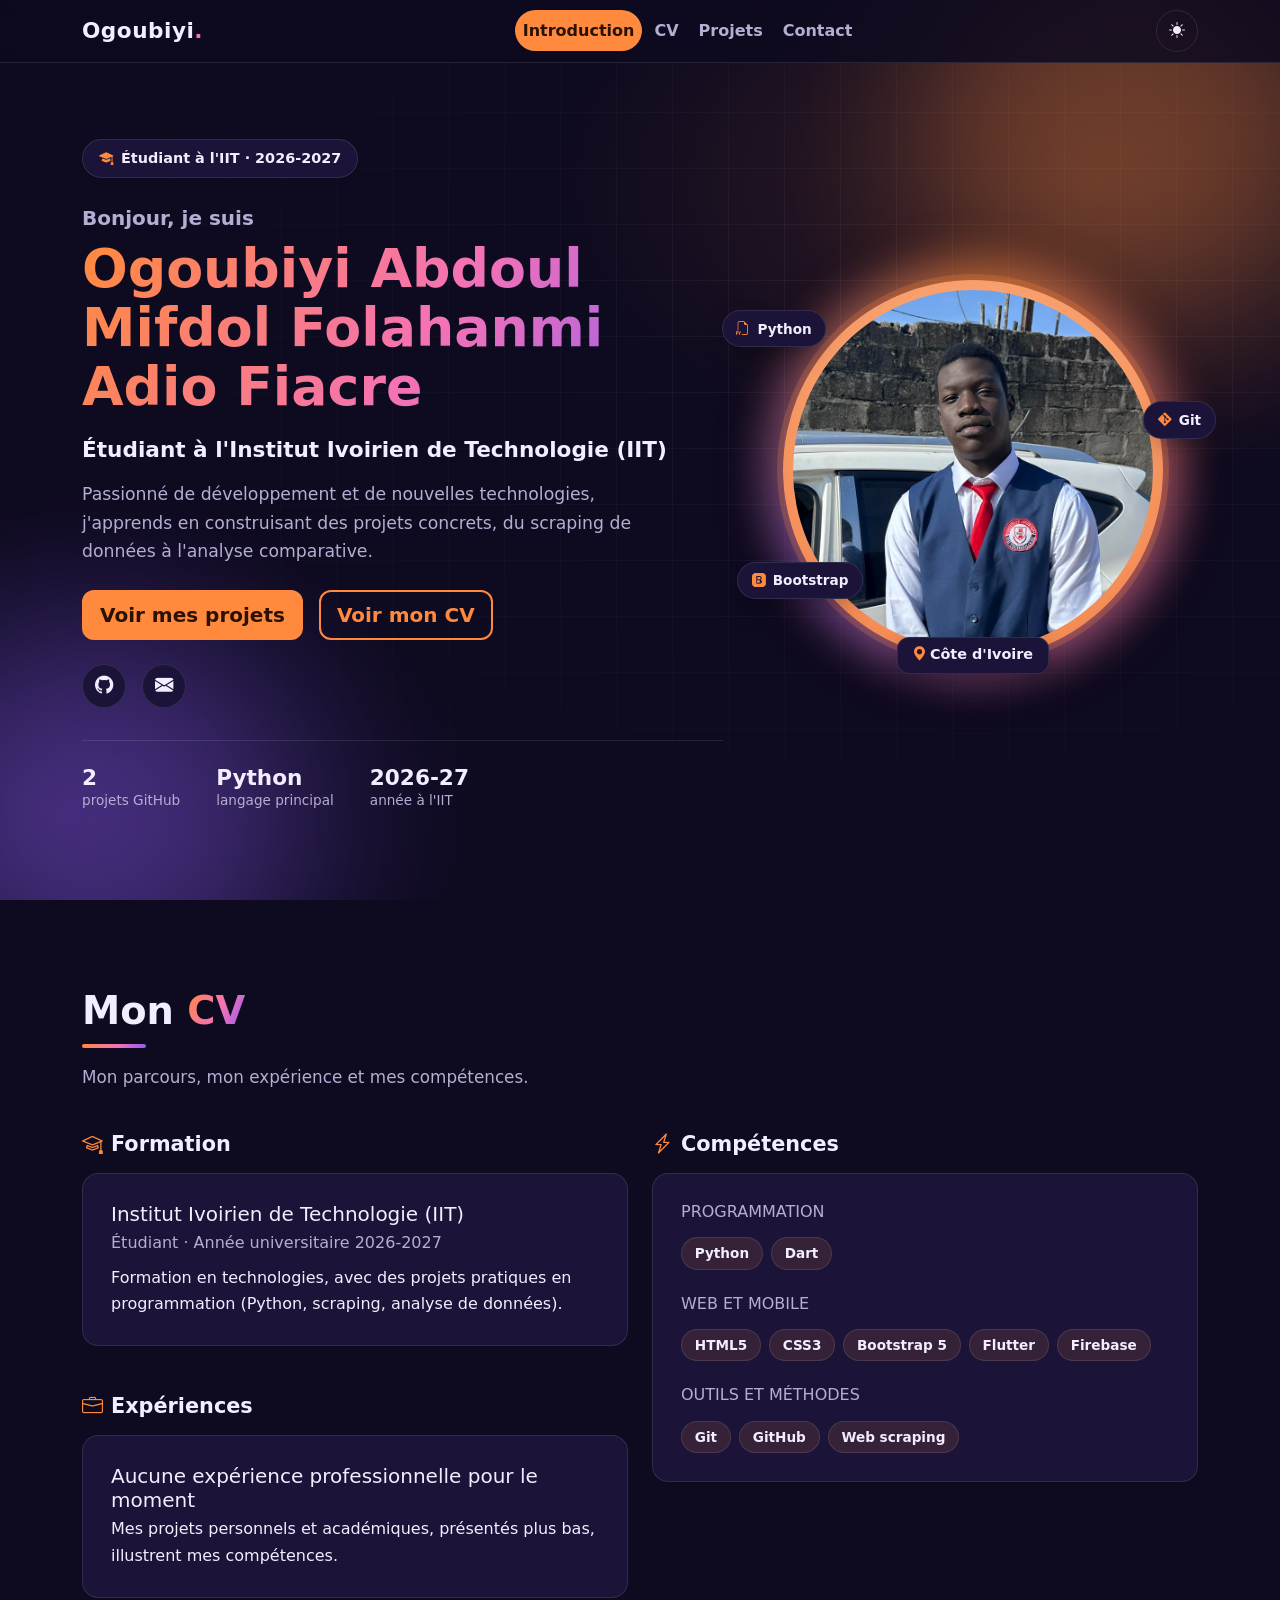
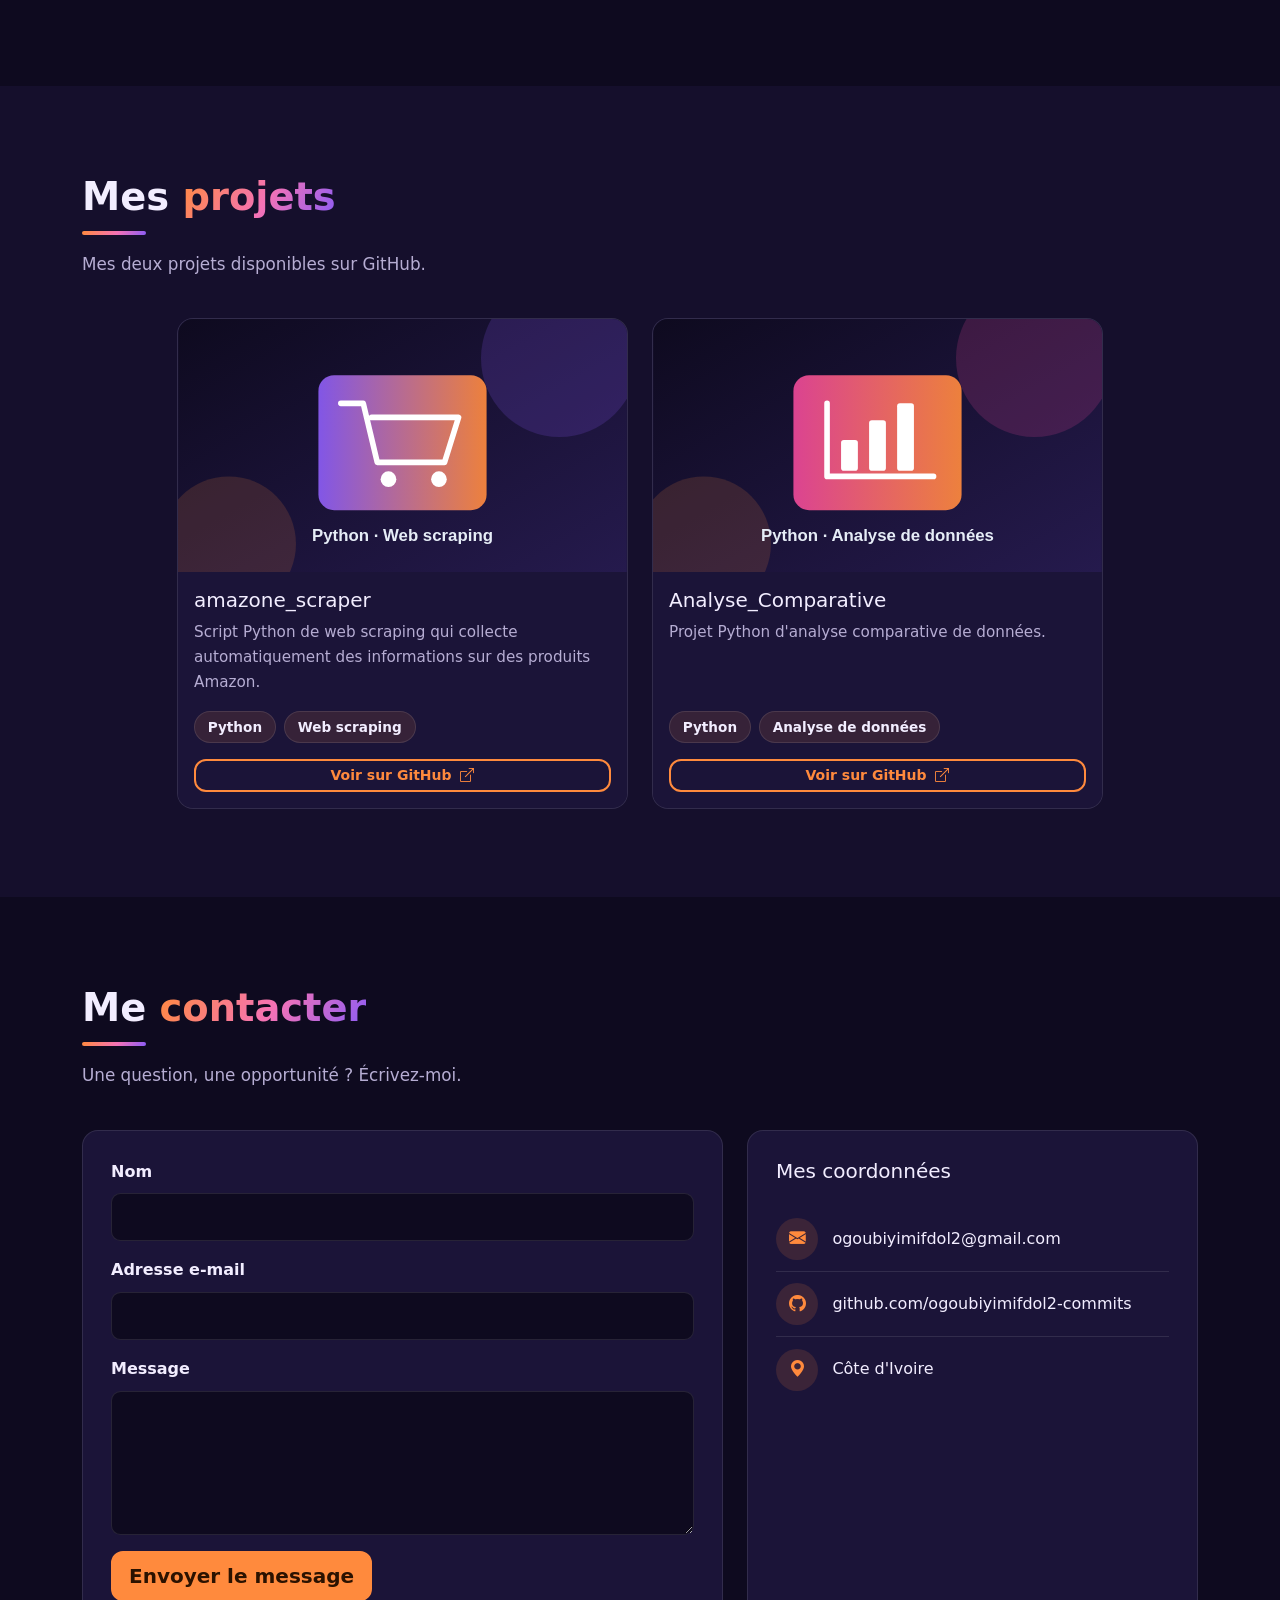
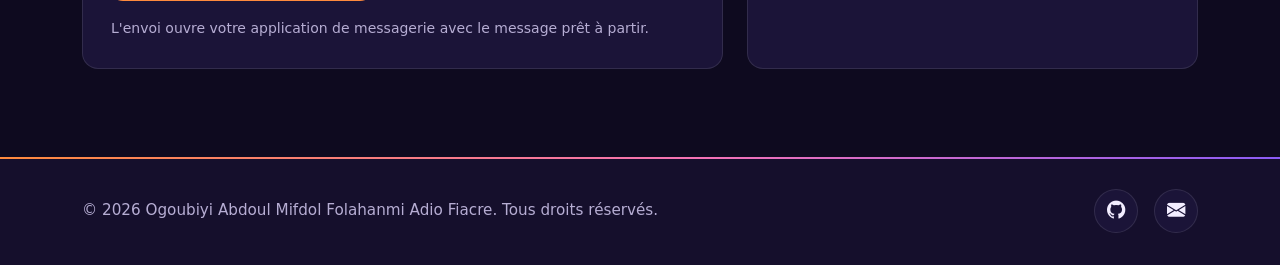
<file: index.html>
<!DOCTYPE html>
<html lang="fr" data-bs-theme="dark">
<head>
  <meta charset="utf-8">
  <meta name="viewport" content="width=device-width, initial-scale=1">
  <title>Ogoubiyi Abdoul Mifdol Folahanmi Adio Fiacre | Portfolio</title>
  <meta name="description" content="Portfolio d'Ogoubiyi Abdoul Mifdol Folahanmi Adio Fiacre, étudiant à l'Institut Ivoirien de Technologie (IIT) : CV, projets et contact.">

  <!-- Bootstrap 5 en local : aucune connexion internet nécessaire -->
  <link rel="stylesheet" href="vendor/bootstrap.min.css">
  <link rel="stylesheet" href="vendor/bootstrap-icons.min.css">
  <link rel="stylesheet" href="css/style.css">
</head>
<body>

  <a class="visually-hidden-focusable skip-link" href="#main">Aller au contenu</a>
  <div class="scroll-progress" aria-hidden="true"></div>

  <!-- ===================== HEADER ===================== -->
  <header>
    <nav class="navbar navbar-expand-lg fixed-top site-nav" aria-label="Navigation principale">
      <div class="container">
        <a class="navbar-brand fw-bold" href="#introduction">Ogoubiyi<span class="accent">.</span></a>

        <button class="navbar-toggler" type="button" data-bs-toggle="collapse" data-bs-target="#menu-principal"
                aria-controls="menu-principal" aria-expanded="false" aria-label="Ouvrir ou fermer le menu">
          <span class="navbar-toggler-icon"></span>
        </button>

        <div class="collapse navbar-collapse" id="menu-principal">
          <ul class="navbar-nav mx-auto gap-lg-1">
            <li class="nav-item"><a class="nav-link" href="#introduction">Introduction</a></li>
            <li class="nav-item"><a class="nav-link" href="#cv">CV</a></li>
            <li class="nav-item"><a class="nav-link" href="#projets">Projets</a></li>
            <li class="nav-item"><a class="nav-link" href="#contact">Contact</a></li>
          </ul>
          <button class="btn btn-theme" id="theme-toggle" type="button" aria-label="Passer au thème clair">
            <i class="bi bi-sun-fill" aria-hidden="true"></i>
          </button>
        </div>
      </div>
    </nav>
  </header>

  <main id="main">

    <!-- ===================== INTRODUCTION ===================== -->
    <section id="introduction" class="hero d-flex align-items-center" aria-labelledby="titre-intro">
      <div class="hero-deco" aria-hidden="true">
        <span class="hero-grid"></span>
        <span class="blob b1"></span>
        <span class="blob b2"></span>
      </div>
      <div class="container">
        <div class="row align-items-center gy-5">
          <div class="col-lg-7 order-2 order-lg-1">
            <span class="badge-pill"><i class="bi bi-mortarboard-fill me-2" aria-hidden="true"></i>Étudiant à l'IIT · 2026-2027</span>
            <p class="hello mt-4 mb-1">Bonjour, je suis</p>
            <h1 id="titre-intro" class="hero-name">Ogoubiyi Abdoul Mifdol Folahanmi Adio Fiacre</h1>
            <p class="hero-title">Étudiant à l'Institut Ivoirien de Technologie (IIT)</p>
            <p class="hero-text">
              Passionné de développement et de nouvelles technologies, j'apprends en construisant
              des projets concrets, du scraping de données à l'analyse comparative.
            </p>
            <div class="d-flex flex-wrap gap-3 mt-4">
              <a class="btn btn-accent btn-lg" href="#projets">Voir mes projets</a>
              <a class="btn btn-outline-accent btn-lg" href="#cv">Voir mon CV</a>
            </div>
            <div class="d-flex gap-3 mt-4">
              <a class="icon-btn" href="https://github.com/ogoubiyimifdol2-commits" target="_blank" rel="noopener noreferrer" aria-label="GitHub (s'ouvre dans un nouvel onglet)"><i class="bi bi-github" aria-hidden="true"></i></a>
              <a class="icon-btn" href="mailto:ogoubiyimifdol2@gmail.com" aria-label="Envoyer un e-mail"><i class="bi bi-envelope-fill" aria-hidden="true"></i></a>
            </div>
            <ul class="hero-stats list-unstyled">
              <li><strong>2</strong><span>projets GitHub</span></li>
              <li><strong>Python</strong><span>langage principal</span></li>
              <li><strong>2026-27</strong><span>année à l'IIT</span></li>
            </ul>
          </div>

          <div class="col-lg-5 text-center order-1 order-lg-2">
            <div class="avatar-wrap">
              <span class="float-chip chip-1" aria-hidden="true"><i class="bi bi-filetype-py"></i>Python</span>
              <span class="float-chip chip-2" aria-hidden="true"><i class="bi bi-git"></i>Git</span>
              <span class="float-chip chip-3" aria-hidden="true"><i class="bi bi-bootstrap-fill"></i>Bootstrap</span>
              <div class="avatar-ring">
                <img src="images/photo-profil.jpg" width="800" height="800"
                     alt="Portrait d'Ogoubiyi, en gilet bleu aux couleurs de l'IIT et cravate rouge">
              </div>
              <span class="avatar-tag"><i class="bi bi-geo-alt-fill me-1" aria-hidden="true"></i>Côte d'Ivoire</span>
            </div>
          </div>
        </div>
      </div>
    </section>

    <!-- ===================== CV ===================== -->
    <section id="cv" class="section" aria-labelledby="titre-cv">
      <div class="container">
        <h2 id="titre-cv" class="section-title">Mon <span class="accent">CV</span></h2>
        <p class="section-sub">Mon parcours, mon expérience et mes compétences.</p>

        <div class="row gy-4">
          <div class="col-lg-6">
            <h3 class="cv-heading"><i class="bi bi-mortarboard me-2" aria-hidden="true"></i>Formation</h3>
            <article class="card-soft">
              <h4 class="h5 mb-1">Institut Ivoirien de Technologie (IIT)</h4>
              <p class="meta mb-2">Étudiant · Année universitaire 2026-2027</p>
              <p class="mb-0">Formation en technologies, avec des projets pratiques en programmation (Python, scraping, analyse de données).</p>
            </article>

            <h3 class="cv-heading mt-5"><i class="bi bi-briefcase me-2" aria-hidden="true"></i>Expériences</h3>
            <article class="card-soft">
              <h4 class="h5 mb-1">Aucune expérience professionnelle pour le moment</h4>
              <p class="mb-0">Mes projets personnels et académiques, présentés plus bas, illustrent mes compétences.</p>
            </article>
          </div>

          <div class="col-lg-6">
            <h3 class="cv-heading"><i class="bi bi-lightning-charge me-2" aria-hidden="true"></i>Compétences</h3>
            <article class="card-soft">
              <h4 class="h6 text-uppercase meta mb-3">Programmation</h4>
              <ul class="tags mb-4">
                <li>Python</li><li>Dart</li>
              </ul>
              <h4 class="h6 text-uppercase meta mb-3">Web et mobile</h4>
              <ul class="tags mb-4">
                <li>HTML5</li><li>CSS3</li><li>Bootstrap 5</li><li>Flutter</li><li>Firebase</li>
              </ul>
              <h4 class="h6 text-uppercase meta mb-3">Outils et méthodes</h4>
              <ul class="tags mb-0">
                <li>Git</li><li>GitHub</li><li>Web scraping</li>
              </ul>
            </article>
          </div>
        </div>
      </div>
    </section>

    <!-- ===================== PROJETS ===================== -->
    <section id="projets" class="section section-alt" aria-labelledby="titre-projets">
      <div class="container">
        <h2 id="titre-projets" class="section-title">Mes <span class="accent">projets</span></h2>
        <p class="section-sub">Mes deux projets disponibles sur GitHub.</p>

        <div class="row g-4 justify-content-center">

          <div class="col-md-6 col-xl-5">
            <article class="card project-card h-100">
              <img src="images/projet-amazone-scraper.svg" class="card-img-top" width="800" height="450"
                   alt="Illustration du projet amazone_scraper : un panier d'achat">
              <div class="card-body d-flex flex-column">
                <h3 class="h5 card-title">amazone_scraper</h3>
                <p class="card-text">Script Python de web scraping qui collecte automatiquement des informations sur des produits Amazon.</p>
                <ul class="tags mt-auto mb-3"><li>Python</li><li>Web scraping</li></ul>
                <a class="btn btn-outline-accent btn-sm" href="https://github.com/ogoubiyimifdol2-commits/amazone_scraper" target="_blank" rel="noopener noreferrer">
                  Voir sur GitHub <i class="bi bi-box-arrow-up-right ms-1" aria-hidden="true"></i><span class="visually-hidden">(s'ouvre dans un nouvel onglet)</span>
                </a>
              </div>
            </article>
          </div>


          <div class="col-md-6 col-xl-5">
            <article class="card project-card h-100">
              <img src="images/projet-analyse-comparative.svg" class="card-img-top" width="800" height="450"
                   alt="Illustration du projet Analyse_Comparative : un graphique en barres">
              <div class="card-body d-flex flex-column">
                <h3 class="h5 card-title">Analyse_Comparative</h3>
                <p class="card-text">Projet Python d'analyse comparative de données.</p>
                <ul class="tags mt-auto mb-3"><li>Python</li><li>Analyse de données</li></ul>
                <a class="btn btn-outline-accent btn-sm" href="https://github.com/ogoubiyimifdol2-commits/Analyse_Comparative" target="_blank" rel="noopener noreferrer">
                  Voir sur GitHub <i class="bi bi-box-arrow-up-right ms-1" aria-hidden="true"></i><span class="visually-hidden">(s'ouvre dans un nouvel onglet)</span>
                </a>
              </div>
            </article>
          </div>

        </div>
      </div>
    </section>

    <!-- ===================== CONTACT ===================== -->
    <section id="contact" class="section" aria-labelledby="titre-contact">
      <div class="container">
        <h2 id="titre-contact" class="section-title">Me <span class="accent">contacter</span></h2>
        <p class="section-sub">Une question, une opportunité ? Écrivez-moi.</p>

        <div class="row gy-4">
          <div class="col-lg-7">
            <form id="form-contact" class="card-soft" novalidate>
              <div class="mb-3">
                <label for="nom" class="form-label">Nom</label>
                <input type="text" class="form-control" id="nom" name="nom" autocomplete="name" required>
                <div class="invalid-feedback">Merci d'indiquer votre nom.</div>
              </div>
              <div class="mb-3">
                <label for="email" class="form-label">Adresse e-mail</label>
                <input type="email" class="form-control" id="email" name="email" autocomplete="email" required>
                <div class="invalid-feedback">Merci d'indiquer une adresse e-mail valide.</div>
              </div>
              <div class="mb-3">
                <label for="message" class="form-label">Message</label>
                <textarea class="form-control" id="message" name="message" rows="5" required></textarea>
                <div class="invalid-feedback">Merci d'écrire votre message.</div>
              </div>
              <button type="submit" class="btn btn-accent btn-lg">Envoyer le message</button>
              <p class="meta small mt-3 mb-0">L'envoi ouvre votre application de messagerie avec le message prêt à partir.</p>
            </form>
          </div>

          <div class="col-lg-5">
            <div class="card-soft h-100">
              <h3 class="h5 mb-4">Mes coordonnées</h3>
              <ul class="list-unstyled contact-list mb-0">
                <li>
                  <i class="bi bi-envelope-fill" aria-hidden="true"></i>
                  <a href="mailto:ogoubiyimifdol2@gmail.com">ogoubiyimifdol2@gmail.com</a>
                </li>
                <li>
                  <i class="bi bi-github" aria-hidden="true"></i>
                  <a href="https://github.com/ogoubiyimifdol2-commits" target="_blank" rel="noopener noreferrer">github.com/ogoubiyimifdol2-commits<span class="visually-hidden"> (s'ouvre dans un nouvel onglet)</span></a>
                </li>
                <li>
                  <i class="bi bi-geo-alt-fill" aria-hidden="true"></i>
                  <span>Côte d'Ivoire</span>
                </li>
              </ul>
            </div>
          </div>
        </div>
      </div>
    </section>
  </main>

  <!-- ===================== FOOTER ===================== -->
  <footer class="site-footer">
    <div class="container d-flex flex-column flex-md-row justify-content-between align-items-center gap-3">
      <p class="mb-0">&copy; 2026 Ogoubiyi Abdoul Mifdol Folahanmi Adio Fiacre. Tous droits réservés.</p>
      <div class="d-flex gap-3">
        <a class="icon-btn" href="https://github.com/ogoubiyimifdol2-commits" target="_blank" rel="noopener noreferrer" aria-label="GitHub (s'ouvre dans un nouvel onglet)"><i class="bi bi-github" aria-hidden="true"></i></a>
        <a class="icon-btn" href="mailto:ogoubiyimifdol2@gmail.com" aria-label="Envoyer un e-mail"><i class="bi bi-envelope-fill" aria-hidden="true"></i></a>
      </div>
    </div>
  </footer>

  <a href="#introduction" class="to-top" aria-label="Retour en haut de la page"><i class="bi bi-arrow-up" aria-hidden="true"></i></a>

  <script src="vendor/bootstrap.bundle.min.js"></script>
  <script src="js/script.js"></script>
</body>
</html>
</file>
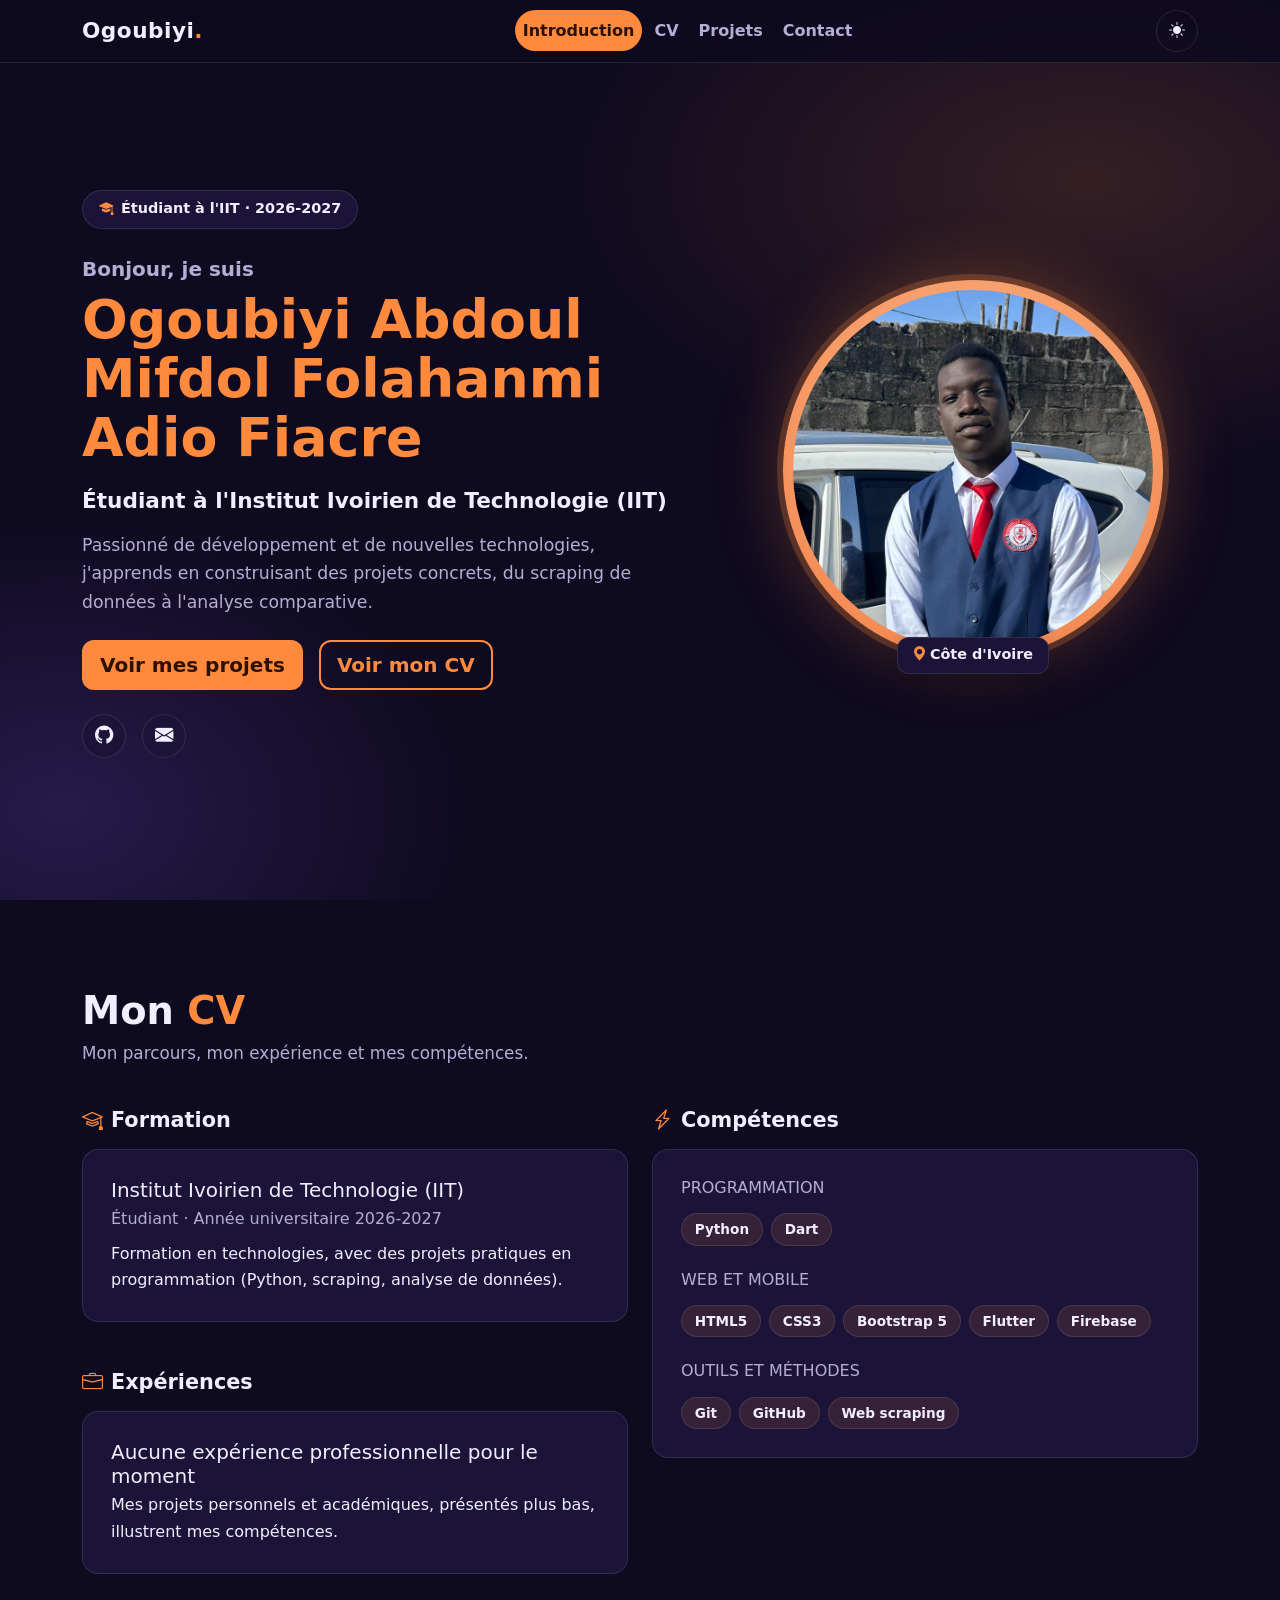
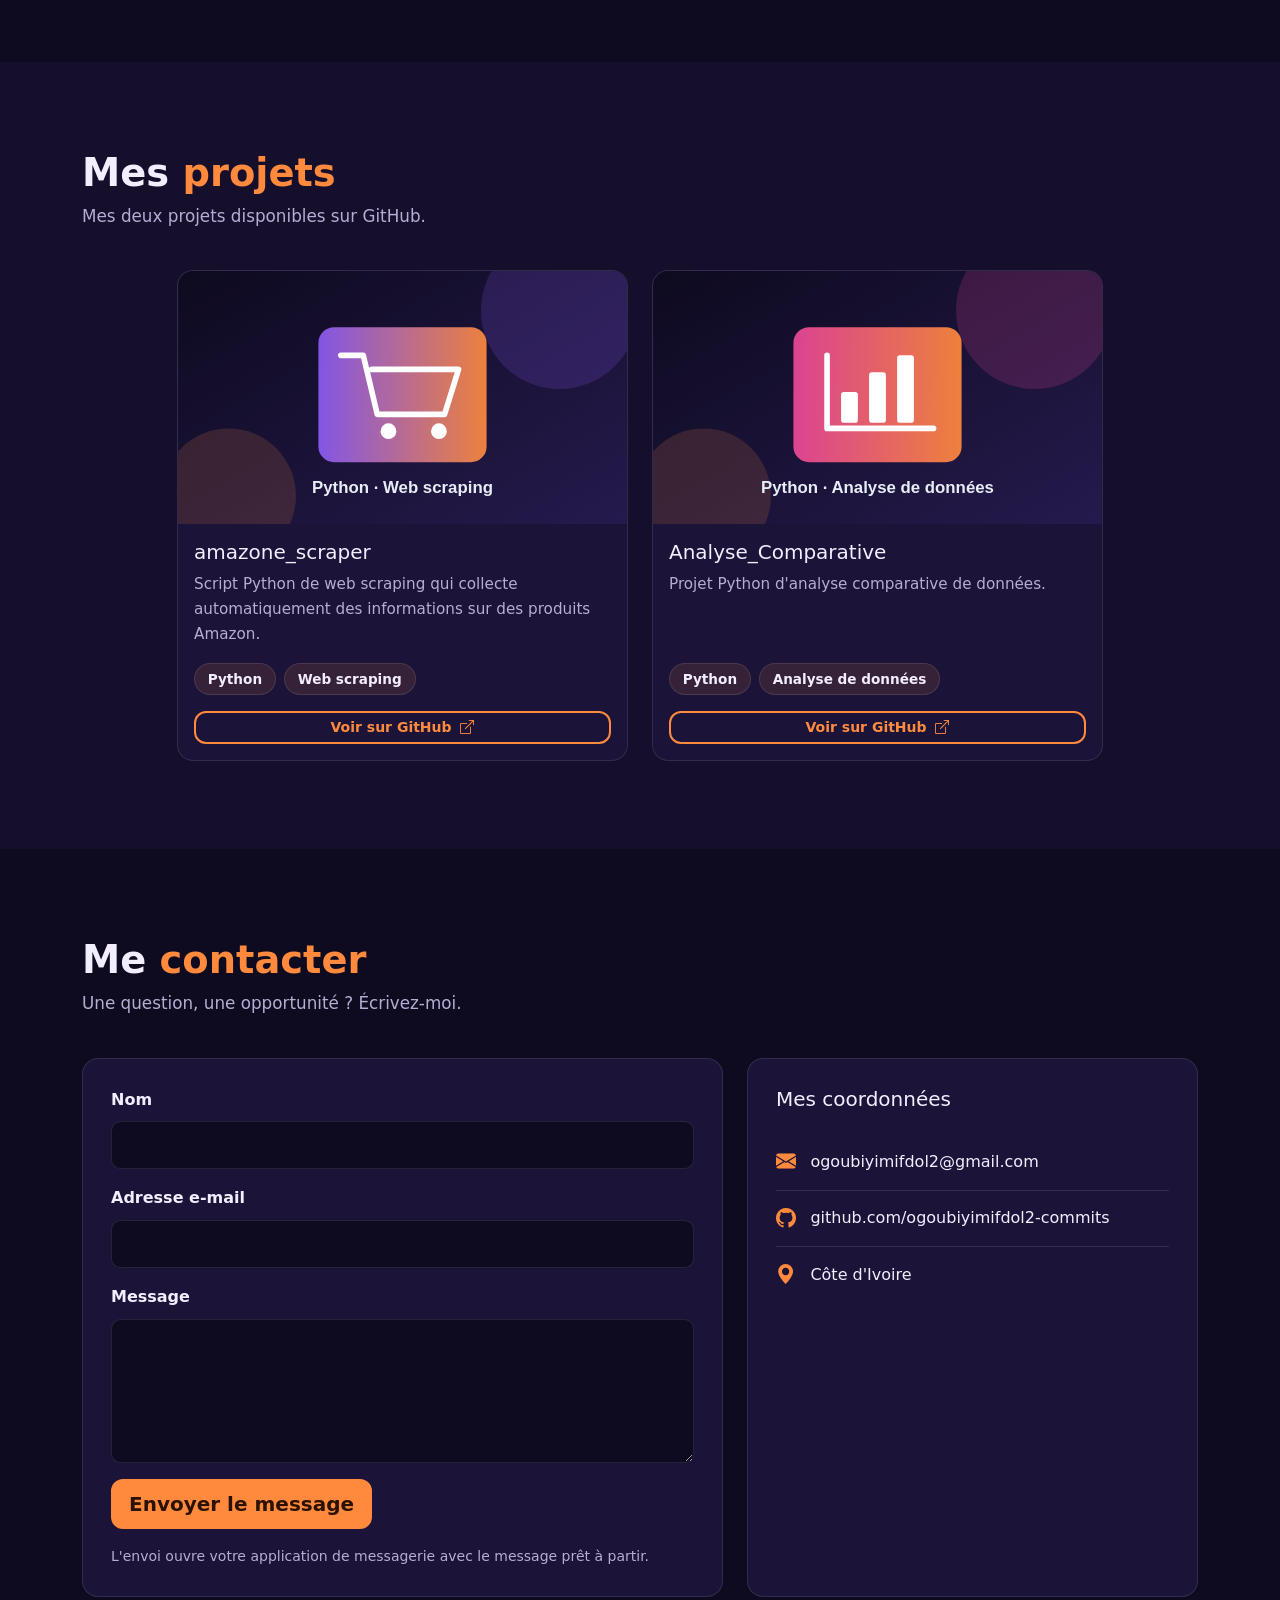
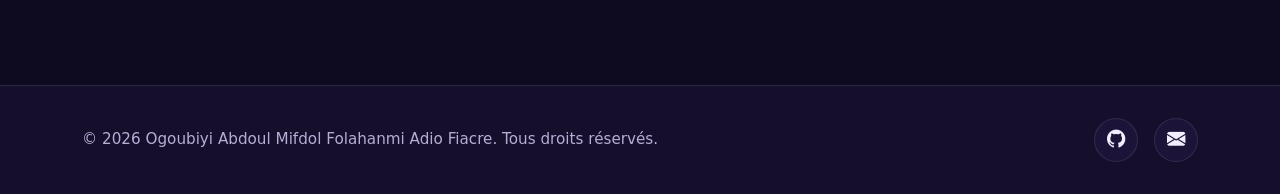
<file: portfolio/index.html>
<!DOCTYPE html>
<html lang="fr" data-bs-theme="dark">
<head>
  <meta charset="utf-8">
  <meta name="viewport" content="width=device-width, initial-scale=1">
  <title>Ogoubiyi Abdoul Mifdol Folahanmi Adio Fiacre | Portfolio</title>
  <meta name="description" content="Portfolio d'Ogoubiyi Abdoul Mifdol Folahanmi Adio Fiacre, étudiant à l'Institut Ivoirien de Technologie (IIT) : CV, projets et contact.">

  <!-- Bootstrap 5 en local : aucune connexion internet nécessaire -->
  <link rel="stylesheet" href="vendor/bootstrap.min.css">
  <link rel="stylesheet" href="vendor/bootstrap-icons.min.css">
  <link rel="stylesheet" href="css/style.css">
</head>
<body>

  <a class="visually-hidden-focusable skip-link" href="#main">Aller au contenu</a>

  <!-- ===================== HEADER ===================== -->
  <header>
    <nav class="navbar navbar-expand-lg fixed-top site-nav" aria-label="Navigation principale">
      <div class="container">
        <a class="navbar-brand fw-bold" href="#introduction">Ogoubiyi<span class="accent">.</span></a>

        <button class="navbar-toggler" type="button" data-bs-toggle="collapse" data-bs-target="#menu-principal"
                aria-controls="menu-principal" aria-expanded="false" aria-label="Ouvrir ou fermer le menu">
          <span class="navbar-toggler-icon"></span>
        </button>

        <div class="collapse navbar-collapse" id="menu-principal">
          <ul class="navbar-nav mx-auto gap-lg-1">
            <li class="nav-item"><a class="nav-link" href="#introduction">Introduction</a></li>
            <li class="nav-item"><a class="nav-link" href="#cv">CV</a></li>
            <li class="nav-item"><a class="nav-link" href="#projets">Projets</a></li>
            <li class="nav-item"><a class="nav-link" href="#contact">Contact</a></li>
          </ul>
          <button class="btn btn-theme" id="theme-toggle" type="button" aria-label="Passer au thème clair">
            <i class="bi bi-sun-fill" aria-hidden="true"></i>
          </button>
        </div>
      </div>
    </nav>
  </header>

  <main id="main">

    <!-- ===================== INTRODUCTION ===================== -->
    <section id="introduction" class="hero d-flex align-items-center" aria-labelledby="titre-intro">
      <div class="container">
        <div class="row align-items-center gy-5">
          <div class="col-lg-7 order-2 order-lg-1">
            <span class="badge-pill"><i class="bi bi-mortarboard-fill me-2" aria-hidden="true"></i>Étudiant à l'IIT · 2026-2027</span>
            <p class="hello mt-4 mb-1">Bonjour, je suis</p>
            <h1 id="titre-intro" class="hero-name">Ogoubiyi Abdoul Mifdol Folahanmi Adio Fiacre</h1>
            <p class="hero-title">Étudiant à l'Institut Ivoirien de Technologie (IIT)</p>
            <p class="hero-text">
              Passionné de développement et de nouvelles technologies, j'apprends en construisant
              des projets concrets, du scraping de données à l'analyse comparative.
            </p>
            <div class="d-flex flex-wrap gap-3 mt-4">
              <a class="btn btn-accent btn-lg" href="#projets">Voir mes projets</a>
              <a class="btn btn-outline-accent btn-lg" href="#cv">Voir mon CV</a>
            </div>
            <div class="d-flex gap-3 mt-4">
              <a class="icon-btn" href="https://github.com/ogoubiyimifdol2-commits" target="_blank" rel="noopener noreferrer" aria-label="GitHub (s'ouvre dans un nouvel onglet)"><i class="bi bi-github" aria-hidden="true"></i></a>
              <a class="icon-btn" href="mailto:ogoubiyimifdol2@gmail.com" aria-label="Envoyer un e-mail"><i class="bi bi-envelope-fill" aria-hidden="true"></i></a>
            </div>
          </div>

          <div class="col-lg-5 text-center order-1 order-lg-2">
            <div class="avatar-wrap">
              <div class="avatar-ring">
                <img src="images/photo-profil.jpg" width="800" height="800"
                     alt="Portrait d'Ogoubiyi, en gilet bleu aux couleurs de l'IIT et cravate rouge">
              </div>
              <span class="avatar-tag"><i class="bi bi-geo-alt-fill me-1" aria-hidden="true"></i>Côte d'Ivoire</span>
            </div>
          </div>
        </div>
      </div>
    </section>

    <!-- ===================== CV ===================== -->
    <section id="cv" class="section" aria-labelledby="titre-cv">
      <div class="container">
        <h2 id="titre-cv" class="section-title">Mon <span class="accent">CV</span></h2>
        <p class="section-sub">Mon parcours, mon expérience et mes compétences.</p>

        <div class="row gy-4">
          <div class="col-lg-6">
            <h3 class="cv-heading"><i class="bi bi-mortarboard me-2" aria-hidden="true"></i>Formation</h3>
            <article class="card-soft">
              <h4 class="h5 mb-1">Institut Ivoirien de Technologie (IIT)</h4>
              <p class="meta mb-2">Étudiant · Année universitaire 2026-2027</p>
              <p class="mb-0">Formation en technologies, avec des projets pratiques en programmation (Python, scraping, analyse de données).</p>
            </article>

            <h3 class="cv-heading mt-5"><i class="bi bi-briefcase me-2" aria-hidden="true"></i>Expériences</h3>
            <article class="card-soft">
              <h4 class="h5 mb-1">Aucune expérience professionnelle pour le moment</h4>
              <p class="mb-0">Mes projets personnels et académiques, présentés plus bas, illustrent mes compétences.</p>
            </article>
          </div>

          <div class="col-lg-6">
            <h3 class="cv-heading"><i class="bi bi-lightning-charge me-2" aria-hidden="true"></i>Compétences</h3>
            <article class="card-soft">
              <h4 class="h6 text-uppercase meta mb-3">Programmation</h4>
              <ul class="tags mb-4">
                <li>Python</li><li>Dart</li>
              </ul>
              <h4 class="h6 text-uppercase meta mb-3">Web et mobile</h4>
              <ul class="tags mb-4">
                <li>HTML5</li><li>CSS3</li><li>Bootstrap 5</li><li>Flutter</li><li>Firebase</li>
              </ul>
              <h4 class="h6 text-uppercase meta mb-3">Outils et méthodes</h4>
              <ul class="tags mb-0">
                <li>Git</li><li>GitHub</li><li>Web scraping</li>
              </ul>
            </article>
          </div>
        </div>
      </div>
    </section>

    <!-- ===================== PROJETS ===================== -->
    <section id="projets" class="section section-alt" aria-labelledby="titre-projets">
      <div class="container">
        <h2 id="titre-projets" class="section-title">Mes <span class="accent">projets</span></h2>
        <p class="section-sub">Mes deux projets disponibles sur GitHub.</p>

        <div class="row g-4 justify-content-center">

          <div class="col-md-6 col-xl-5">
            <article class="card project-card h-100">
              <img src="images/projet-amazone-scraper.svg" class="card-img-top" width="800" height="450"
                   alt="Illustration du projet amazone_scraper : un panier d'achat">
              <div class="card-body d-flex flex-column">
                <h3 class="h5 card-title">amazone_scraper</h3>
                <p class="card-text">Script Python de web scraping qui collecte automatiquement des informations sur des produits Amazon.</p>
                <ul class="tags mt-auto mb-3"><li>Python</li><li>Web scraping</li></ul>
                <a class="btn btn-outline-accent btn-sm" href="https://github.com/ogoubiyimifdol2-commits/amazone_scraper" target="_blank" rel="noopener noreferrer">
                  Voir sur GitHub <i class="bi bi-box-arrow-up-right ms-1" aria-hidden="true"></i><span class="visually-hidden">(s'ouvre dans un nouvel onglet)</span>
                </a>
              </div>
            </article>
          </div>


          <div class="col-md-6 col-xl-5">
            <article class="card project-card h-100">
              <img src="images/projet-analyse-comparative.svg" class="card-img-top" width="800" height="450"
                   alt="Illustration du projet Analyse_Comparative : un graphique en barres">
              <div class="card-body d-flex flex-column">
                <h3 class="h5 card-title">Analyse_Comparative</h3>
                <p class="card-text">Projet Python d'analyse comparative de données.</p>
                <ul class="tags mt-auto mb-3"><li>Python</li><li>Analyse de données</li></ul>
                <a class="btn btn-outline-accent btn-sm" href="https://github.com/ogoubiyimifdol2-commits/Analyse_Comparative" target="_blank" rel="noopener noreferrer">
                  Voir sur GitHub <i class="bi bi-box-arrow-up-right ms-1" aria-hidden="true"></i><span class="visually-hidden">(s'ouvre dans un nouvel onglet)</span>
                </a>
              </div>
            </article>
          </div>

        </div>
      </div>
    </section>

    <!-- ===================== CONTACT ===================== -->
    <section id="contact" class="section" aria-labelledby="titre-contact">
      <div class="container">
        <h2 id="titre-contact" class="section-title">Me <span class="accent">contacter</span></h2>
        <p class="section-sub">Une question, une opportunité ? Écrivez-moi.</p>

        <div class="row gy-4">
          <div class="col-lg-7">
            <form id="form-contact" class="card-soft" novalidate>
              <div class="mb-3">
                <label for="nom" class="form-label">Nom</label>
                <input type="text" class="form-control" id="nom" name="nom" autocomplete="name" required>
                <div class="invalid-feedback">Merci d'indiquer votre nom.</div>
              </div>
              <div class="mb-3">
                <label for="email" class="form-label">Adresse e-mail</label>
                <input type="email" class="form-control" id="email" name="email" autocomplete="email" required>
                <div class="invalid-feedback">Merci d'indiquer une adresse e-mail valide.</div>
              </div>
              <div class="mb-3">
                <label for="message" class="form-label">Message</label>
                <textarea class="form-control" id="message" name="message" rows="5" required></textarea>
                <div class="invalid-feedback">Merci d'écrire votre message.</div>
              </div>
              <button type="submit" class="btn btn-accent btn-lg">Envoyer le message</button>
              <p class="meta small mt-3 mb-0">L'envoi ouvre votre application de messagerie avec le message prêt à partir.</p>
            </form>
          </div>

          <div class="col-lg-5">
            <div class="card-soft h-100">
              <h3 class="h5 mb-4">Mes coordonnées</h3>
              <ul class="list-unstyled contact-list mb-0">
                <li>
                  <i class="bi bi-envelope-fill" aria-hidden="true"></i>
                  <a href="mailto:ogoubiyimifdol2@gmail.com">ogoubiyimifdol2@gmail.com</a>
                </li>
                <li>
                  <i class="bi bi-github" aria-hidden="true"></i>
                  <a href="https://github.com/ogoubiyimifdol2-commits" target="_blank" rel="noopener noreferrer">github.com/ogoubiyimifdol2-commits<span class="visually-hidden"> (s'ouvre dans un nouvel onglet)</span></a>
                </li>
                <li>
                  <i class="bi bi-geo-alt-fill" aria-hidden="true"></i>
                  <span>Côte d'Ivoire</span>
                </li>
              </ul>
            </div>
          </div>
        </div>
      </div>
    </section>
  </main>

  <!-- ===================== FOOTER ===================== -->
  <footer class="site-footer">
    <div class="container d-flex flex-column flex-md-row justify-content-between align-items-center gap-3">
      <p class="mb-0">&copy; 2026 Ogoubiyi Abdoul Mifdol Folahanmi Adio Fiacre. Tous droits réservés.</p>
      <div class="d-flex gap-3">
        <a class="icon-btn" href="https://github.com/ogoubiyimifdol2-commits" target="_blank" rel="noopener noreferrer" aria-label="GitHub (s'ouvre dans un nouvel onglet)"><i class="bi bi-github" aria-hidden="true"></i></a>
        <a class="icon-btn" href="mailto:ogoubiyimifdol2@gmail.com" aria-label="Envoyer un e-mail"><i class="bi bi-envelope-fill" aria-hidden="true"></i></a>
      </div>
    </div>
  </footer>

  <script src="vendor/bootstrap.bundle.min.js"></script>
  <script src="js/script.js"></script>
</body>
</html>
</file>
<file: css/style.css>
/* =========================================================
   Portfolio : styles personnalisés (par-dessus Bootstrap 5)
   Couleurs modifiables dans les blocs :root ci-dessous.
   ========================================================= */

:root,
[data-bs-theme="dark"] {
  --bg: #0e0a1f;
  --bg-alt: #150f2c;
  --card: #1b1438;
  --border: rgba(255, 255, 255, .10);
  --text: #f2edff;
  --muted: #b6add3;
  --accent: #ff8a3d;        /* orange principal */
  --accent-text: #2b1200;   /* texte sur bouton orange */
  --glow: #ffc9a0;          /* halo autour de la photo */
  --hero-bg: radial-gradient(900px 500px at 85% 20%, rgba(255, 138, 61, .16), transparent 60%),
             radial-gradient(700px 500px at 5% 90%, rgba(139, 92, 246, .20), transparent 60%),
             #0e0a1f;
  --nav-bg: rgba(14, 10, 31, .85);
}

[data-bs-theme="light"] {
  --bg: #faf7ff;
  --bg-alt: #f1ebfb;
  --card: #ffffff;
  --border: rgba(40, 20, 80, .12);
  --text: #1c1236;
  --muted: #5a4d78;
  --accent: #c2410c;
  --accent-text: #ffffff;
  --glow: #ffcf9f;
  --hero-bg: radial-gradient(900px 500px at 85% 20%, rgba(194, 65, 12, .10), transparent 60%),
             radial-gradient(700px 500px at 5% 90%, rgba(139, 92, 246, .12), transparent 60%),
             #faf7ff;
  --nav-bg: rgba(250, 247, 255, .9);
}

html {
  scroll-behavior: smooth;
  scroll-padding-top: 76px;
}
@media (prefers-reduced-motion: reduce) {
  html { scroll-behavior: auto; }
}

body {
  background: var(--bg);
  color: var(--text);
  font-family: "Segoe UI", system-ui, -apple-system, Roboto, "Helvetica Neue", Arial, sans-serif;
  line-height: 1.65;
  overflow-x: hidden;
}

.accent { color: var(--accent); }
.meta { color: var(--muted); }

/* Lien d'évitement (accessibilité clavier) */
.skip-link:focus {
  position: fixed;
  top: 8px; left: 8px;
  z-index: 2000;
  background: var(--accent);
  color: var(--accent-text);
  padding: .5rem 1rem;
  border-radius: .5rem;
}

/* Focus clavier bien visible */
a:focus-visible, button:focus-visible, input:focus-visible, textarea:focus-visible {
  outline: 3px solid var(--accent);
  outline-offset: 3px;
}

/* ---------- Navigation ---------- */
.site-nav {
  background: var(--nav-bg);
  backdrop-filter: blur(10px);
  border-bottom: 1px solid var(--border);
}
.site-nav .navbar-brand { color: var(--text); font-size: 1.35rem; letter-spacing: .5px; }
.site-nav .nav-link {
  color: var(--muted);
  font-weight: 600;
  padding: .45rem 1.1rem;
  border-radius: 999px;
  transition: background .2s, color .2s;
}
.site-nav .nav-link:hover { color: var(--text); }
.site-nav .nav-link.active {
  background: var(--accent);
  color: var(--accent-text);
}
.navbar-toggler { border-color: var(--border); }

.btn-theme {
  color: var(--text);
  background: transparent;
  border: 1px solid var(--border);
  border-radius: 50%;
  width: 42px; height: 42px;
  display: inline-flex; align-items: center; justify-content: center;
}
.btn-theme:hover { background: var(--card); color: var(--accent); }

/* ---------- Boutons ---------- */
.btn-accent {
  background: var(--accent);
  color: var(--accent-text);
  border: 2px solid var(--accent);
  font-weight: 700;
  border-radius: .75rem;
}
.btn-accent:hover, .btn-accent:focus-visible {
  background: transparent;
  color: var(--accent);
  border-color: var(--accent);
}
.btn-outline-accent {
  background: transparent;
  color: var(--accent);
  border: 2px solid var(--accent);
  font-weight: 700;
  border-radius: .75rem;
}
.btn-outline-accent:hover, .btn-outline-accent:focus-visible {
  background: var(--accent);
  color: var(--accent-text);
}

.icon-btn {
  display: inline-flex; align-items: center; justify-content: center;
  width: 44px; height: 44px;
  border-radius: 50%;
  border: 1px solid var(--border);
  background: var(--card);
  color: var(--text);
  font-size: 1.15rem;
  text-decoration: none;
  transition: transform .2s, color .2s, border-color .2s;
}
.icon-btn:hover { color: var(--accent); border-color: var(--accent); transform: translateY(-2px); }

/* ---------- Introduction ---------- */
.hero {
  min-height: 100vh;
  padding: 7rem 0 4rem;
  background: var(--hero-bg);
}
.badge-pill {
  display: inline-flex; align-items: center;
  padding: .4rem 1rem;
  border: 1px solid var(--border);
  border-radius: 999px;
  background: var(--card);
  color: var(--text);
  font-size: .9rem;
  font-weight: 600;
}
.badge-pill i { color: var(--accent); }
.hello { color: var(--muted); font-size: 1.25rem; font-weight: 600; }
.hero-name {
  font-size: clamp(2.2rem, 4.2vw, 3.6rem);
  font-weight: 800;
  line-height: 1.1;
  color: var(--accent);
  overflow-wrap: anywhere;
}
.hero-title { font-size: 1.35rem; font-weight: 700; margin: 1rem 0 .75rem; }
.hero-text { color: var(--muted); max-width: 36rem; font-size: 1.08rem; }

.avatar-wrap { position: relative; display: inline-block; }
.avatar-ring {
  width: min(380px, 78vw);
  aspect-ratio: 1;
  border-radius: 50%;
  padding: 10px;
  background: radial-gradient(circle at 50% 40%, var(--glow), #f0763a);
  box-shadow: 0 0 0 6px rgba(255, 138, 61, .22), 0 0 70px rgba(255, 138, 61, .30);
}
.avatar-ring img {
  width: 100%; height: 100%;
  object-fit: cover;
  border-radius: 50%;
  display: block;
}
.avatar-tag {
  position: absolute;
  left: 50%; bottom: -14px;
  transform: translateX(-50%);
  white-space: nowrap;
  background: var(--card);
  color: var(--text);
  border: 1px solid var(--border);
  border-radius: .75rem;
  padding: .35rem .9rem;
  font-size: .9rem;
  font-weight: 600;
  box-shadow: 0 6px 20px rgba(0, 0, 0, .25);
}
.avatar-tag i { color: var(--accent); }

/* ---------- Sections ---------- */
.section { padding: 5.5rem 0; }
.section-alt { background: var(--bg-alt); }
.section-title { font-size: clamp(1.9rem, 3vw, 2.6rem); font-weight: 800; margin-bottom: .4rem; }
.section-sub { color: var(--muted); margin-bottom: 2.5rem; font-size: 1.05rem; }

.card-soft {
  background: var(--card);
  border: 1px solid var(--border);
  border-radius: 1rem;
  padding: 1.75rem;
}
.cv-heading { font-size: 1.3rem; font-weight: 700; margin-bottom: 1rem; }
.cv-heading i { color: var(--accent); }

/* Étiquettes de technologies */
.tags { list-style: none; padding: 0; display: flex; flex-wrap: wrap; gap: .5rem; }
.tags li {
  padding: .25rem .8rem;
  border-radius: 999px;
  border: 1px solid var(--border);
  background: rgba(255, 138, 61, .12);
  color: var(--text);
  font-size: .85rem;
  font-weight: 600;
}

/* ---------- Cartes de projets ---------- */
.project-card {
  background: var(--card);
  border: 1px solid var(--border);
  border-radius: 1rem;
  overflow: hidden;
  color: var(--text);
  transition: transform .25s, border-color .25s, box-shadow .25s;
}
.project-card:hover {
  transform: translateY(-6px);
  border-color: var(--accent);
  box-shadow: 0 14px 34px rgba(0, 0, 0, .25);
}
.project-card .card-img-top { width: 100%; height: auto; aspect-ratio: 16 / 9; object-fit: cover; }
.project-card .card-text { color: var(--muted); font-size: .95rem; }

/* ---------- Formulaire ---------- */
.form-label { font-weight: 600; }
.form-control {
  background: var(--bg);
  color: var(--text);
  border: 1px solid var(--border);
  border-radius: .6rem;
  padding: .7rem .9rem;
}
.form-control:focus {
  background: var(--bg);
  color: var(--text);
  border-color: var(--accent);
  box-shadow: 0 0 0 .2rem rgba(255, 138, 61, .28);
}

.contact-list li { display: flex; align-items: center; gap: .9rem; padding: .7rem 0; border-bottom: 1px solid var(--border); }
.contact-list li:last-child { border-bottom: 0; }
.contact-list i { color: var(--accent); font-size: 1.25rem; }
.contact-list a { color: var(--text); text-decoration: none; overflow-wrap: anywhere; }
.contact-list a:hover { color: var(--accent); text-decoration: underline; }

/* ---------- Footer ---------- */
.site-footer {
  padding: 2rem 0;
  background: var(--bg-alt);
  border-top: 1px solid var(--border);
  color: var(--muted);
  font-size: .95rem;
}

/* =========================================================
   Responsive : tablette (< 992 px) et mobile (< 576 px)
   ========================================================= */
@media (max-width: 991.98px) {
  .hero { min-height: auto; padding: 6.5rem 0 3.5rem; }
  .avatar-ring { width: min(300px, 64vw); }
  .section { padding: 4rem 0; }
  .site-nav .navbar-collapse { padding: .75rem 0 1rem; }
  .site-nav .nav-link { padding: .6rem 1rem; }
  .site-nav .btn-theme { margin-top: .5rem; }
}

@media (max-width: 575.98px) {
  .hero { padding: 5.5rem 0 3rem; }
  .avatar-ring { width: min(240px, 66vw); padding: 8px; }
  .hello { font-size: 1.1rem; }
  .hero-title { font-size: 1.15rem; }
  .hero-text { font-size: 1rem; }
  .section { padding: 3.25rem 0; }
  .section-sub { margin-bottom: 1.75rem; }
  .card-soft { padding: 1.25rem; }
  .hero .btn-lg { width: 100%; }
  .site-footer .container { text-align: center; }
}

/* =========================================================
   Embellissements : dégradés, mouvement, relief
   ========================================================= */
:root,
[data-bs-theme="dark"] {
  --accent-2: #f472b6;
  --accent-3: #8b5cf6;
  --grad: linear-gradient(120deg, #ff8a3d, #f472b6 55%, #8b5cf6);
  --blob-opacity: .30;
}
[data-bs-theme="light"] {
  --accent-2: #be185d;
  --accent-3: #6d28d9;
  --grad: linear-gradient(120deg, #c2410c, #be185d 55%, #6d28d9);
  --blob-opacity: .16;
}

::selection { background: var(--accent); color: var(--accent-text); }

/* ---------- Barre de progression de lecture ---------- */
.scroll-progress {
  position: fixed; top: 0; left: 0;
  width: 100%; height: 3px;
  background: var(--grad);
  transform: scaleX(0);
  transform-origin: 0 50%;
  z-index: 1100;
  pointer-events: none;
}

/* ---------- Navigation ---------- */
.site-nav { transition: box-shadow .3s ease, background .3s ease; }
.site-nav.scrolled { box-shadow: 0 10px 30px -14px rgba(0, 0, 0, .55); }
.site-nav .navbar-brand .accent { color: var(--accent-2); }

/* ---------- Décor de l'introduction ---------- */
.hero { position: relative; overflow: hidden; isolation: isolate; }
.hero > .container { position: relative; z-index: 1; }
.hero-deco { position: absolute; inset: 0; z-index: 0; pointer-events: none; }
.hero-grid {
  position: absolute; inset: 0;
  background-image:
    linear-gradient(var(--border) 1px, transparent 1px),
    linear-gradient(90deg, var(--border) 1px, transparent 1px);
  background-size: 56px 56px;
  -webkit-mask-image: radial-gradient(ellipse at 70% 40%, #000 0%, transparent 70%);
          mask-image: radial-gradient(ellipse at 70% 40%, #000 0%, transparent 70%);
  opacity: .55;
}
.blob {
  position: absolute; border-radius: 50%;
  filter: blur(80px);
  opacity: var(--blob-opacity);
  animation: derive 16s ease-in-out infinite;
}
.blob.b1 { width: 420px; height: 420px; background: var(--accent);   top: -90px;   right: -60px; }
.blob.b2 { width: 380px; height: 380px; background: var(--accent-3); bottom: -110px; left: -90px; animation-delay: -7s; }

/* ---------- Texte en dégradé ---------- */
.hero-name,
.section-title .accent {
  background: var(--grad);
  -webkit-background-clip: text;
          background-clip: text;
  color: transparent;
  -webkit-text-fill-color: transparent;
}

/* ---------- Entrée de l'introduction ---------- */
.hero .col-lg-7 > * { animation: monte .8s cubic-bezier(.2, .7, .2, 1) both; }
.hero .col-lg-7 > *:nth-child(2) { animation-delay: .08s; }
.hero .col-lg-7 > *:nth-child(3) { animation-delay: .16s; }
.hero .col-lg-7 > *:nth-child(4) { animation-delay: .24s; }
.hero .col-lg-7 > *:nth-child(5) { animation-delay: .32s; }
.hero .col-lg-7 > *:nth-child(6) { animation-delay: .40s; }
.hero .col-lg-7 > *:nth-child(7) { animation-delay: .48s; }
.hero .col-lg-7 > *:nth-child(8) { animation-delay: .56s; }
.hero .col-lg-5 { animation: monte .9s .2s cubic-bezier(.2, .7, .2, 1) both; }

/* ---------- Statistiques ---------- */
.hero-stats {
  display: flex; flex-wrap: wrap; gap: 1rem 2.25rem;
  margin: 2rem 0 0; padding-top: 1.5rem;
  border-top: 1px solid var(--border);
}
.hero-stats li { display: flex; flex-direction: column; line-height: 1.25; }
.hero-stats strong { font-size: 1.35rem; font-weight: 800; color: var(--text); }
.hero-stats span { font-size: .85rem; color: var(--muted); }

/* ---------- Photo : halo tournant et pastilles ---------- */
.avatar-wrap::before {
  content: "";
  position: absolute; inset: -16px;
  border-radius: 50%;
  background: conic-gradient(from 0deg, var(--accent), var(--accent-2), var(--accent-3), var(--accent));
  filter: blur(22px);
  opacity: .55;
  animation: tourne 12s linear infinite;
  z-index: 0;
}
.avatar-ring { position: relative; z-index: 1; }
.avatar-tag { z-index: 3; }

.float-chip {
  position: absolute; z-index: 3;
  display: inline-flex; align-items: center; gap: .45rem;
  padding: .4rem .85rem;
  border-radius: 999px;
  background: var(--card);
  border: 1px solid var(--border);
  color: var(--text);
  font-size: .85rem; font-weight: 700;
  box-shadow: 0 10px 26px -10px rgba(0, 0, 0, .5);
  animation: flotte 5s ease-in-out infinite;
}
.float-chip i { color: var(--accent); }
.chip-1 { top: 8%;     left: -16%; }
.chip-2 { top: 32%;    right: -14%; animation-delay: -1.7s; }
.chip-3 { bottom: 16%; left: -12%;  animation-delay: -3.2s; }

/* ---------- Titres de section ---------- */
.section-title { position: relative; padding-bottom: .9rem; }
.section-title::after {
  content: "";
  position: absolute; left: 0; bottom: 0;
  width: 64px; height: 4px; border-radius: 4px;
  background: var(--grad);
}
.section-sub { margin-top: 1rem; }

/* ---------- Cartes ---------- */
article.card-soft {
  position: relative; overflow: hidden;
  transition: transform .3s ease, border-color .3s ease, box-shadow .3s ease;
}
article.card-soft::before {
  content: "";
  position: absolute; left: 0; top: 0; right: 0; height: 3px;
  background: var(--grad);
  transform: scaleX(0); transform-origin: 0 50%;
  transition: transform .4s ease;
}
article.card-soft:hover {
  transform: translateY(-4px);
  border-color: var(--accent);
  box-shadow: 0 18px 40px -20px rgba(0, 0, 0, .6);
}
article.card-soft:hover::before { transform: scaleX(1); }

.project-card .card-img-top { transition: transform .6s ease; }
.project-card:hover .card-img-top { transform: scale(1.07); }
.project-card .card-body { position: relative; background: var(--card); }

.tags li { transition: transform .2s ease, background .2s ease, color .2s ease; }
.tags li:hover { transform: translateY(-2px); background: var(--accent); color: var(--accent-text); }

/* ---------- Boutons ---------- */
.btn-accent, .btn-outline-accent { transition: transform .2s ease, box-shadow .2s ease, background .2s ease, color .2s ease; }
.btn-accent:hover, .btn-outline-accent:hover { transform: translateY(-2px); box-shadow: 0 12px 26px -12px var(--accent); }

/* ---------- Contact ---------- */
.contact-list i {
  display: inline-grid; place-items: center;
  width: 42px; height: 42px; flex: none;
  border-radius: 50%;
  background: rgba(255, 138, 61, .14);
  font-size: 1.05rem;
}

/* ---------- Pied de page ---------- */
.site-footer { position: relative; border-top: 0; }
.site-footer::before {
  content: ""; position: absolute; left: 0; right: 0; top: 0; height: 2px;
  background: var(--grad);
}

/* ---------- Bouton retour en haut ---------- */
.to-top {
  position: fixed; right: 20px; bottom: 20px; z-index: 1050;
  display: grid; place-items: center;
  width: 46px; height: 46px; border-radius: 50%;
  background: var(--accent); color: var(--accent-text);
  box-shadow: 0 12px 26px -10px rgba(0, 0, 0, .6);
  text-decoration: none; font-size: 1.2rem;
  opacity: 0; visibility: hidden; transform: translateY(14px);
  transition: opacity .3s ease, transform .3s ease, visibility .3s;
}
.to-top.show { opacity: 1; visibility: visible; transform: none; }
.to-top:hover { color: var(--accent-text); transform: translateY(-3px); }

/* ---------- Apparition au défilement ---------- */
.reveal {
  opacity: 0; transform: translateY(26px);
  transition: opacity .7s ease, transform .7s cubic-bezier(.2, .7, .2, 1);
  transition-delay: var(--d, 0ms);
}
.reveal.visible { opacity: 1; transform: none; }

/* ---------- Animations ---------- */
@keyframes derive { 0%, 100% { transform: translate(0, 0); } 50% { transform: translate(34px, -26px); } }
@keyframes tourne { to { transform: rotate(360deg); } }
@keyframes flotte { 0%, 100% { transform: translateY(0); } 50% { transform: translateY(-10px); } }
@keyframes monte  { from { opacity: 0; transform: translateY(22px); } to { opacity: 1; transform: none; } }

@media (max-width: 575.98px) {
  .float-chip { display: none; }
  .hero-stats { gap: .9rem 1.5rem; margin-top: 1.5rem; }
  .to-top { right: 14px; bottom: 14px; }
}

/* Respect des personnes qui limitent les animations */
@media (prefers-reduced-motion: reduce) {
  .blob, .avatar-wrap::before, .float-chip,
  .hero .col-lg-7 > *, .hero .col-lg-5 { animation: none; }
  .reveal { opacity: 1; transform: none; transition: none; }
  .project-card:hover .card-img-top { transform: none; }
}
</file>
<file: portfolio/css/style.css>
/* =========================================================
   Portfolio : styles personnalisés (par-dessus Bootstrap 5)
   Couleurs modifiables dans les blocs :root ci-dessous.
   ========================================================= */

:root,
[data-bs-theme="dark"] {
  --bg: #0e0a1f;
  --bg-alt: #150f2c;
  --card: #1b1438;
  --border: rgba(255, 255, 255, .10);
  --text: #f2edff;
  --muted: #b6add3;
  --accent: #ff8a3d;        /* orange principal */
  --accent-text: #2b1200;   /* texte sur bouton orange */
  --glow: #ffc9a0;          /* halo autour de la photo */
  --hero-bg: radial-gradient(900px 500px at 85% 20%, rgba(255, 138, 61, .16), transparent 60%),
             radial-gradient(700px 500px at 5% 90%, rgba(139, 92, 246, .20), transparent 60%),
             #0e0a1f;
  --nav-bg: rgba(14, 10, 31, .85);
}

[data-bs-theme="light"] {
  --bg: #faf7ff;
  --bg-alt: #f1ebfb;
  --card: #ffffff;
  --border: rgba(40, 20, 80, .12);
  --text: #1c1236;
  --muted: #5a4d78;
  --accent: #c2410c;
  --accent-text: #ffffff;
  --glow: #ffcf9f;
  --hero-bg: radial-gradient(900px 500px at 85% 20%, rgba(194, 65, 12, .10), transparent 60%),
             radial-gradient(700px 500px at 5% 90%, rgba(139, 92, 246, .12), transparent 60%),
             #faf7ff;
  --nav-bg: rgba(250, 247, 255, .9);
}

html {
  scroll-behavior: smooth;
  scroll-padding-top: 76px;
}
@media (prefers-reduced-motion: reduce) {
  html { scroll-behavior: auto; }
}

body {
  background: var(--bg);
  color: var(--text);
  font-family: "Segoe UI", system-ui, -apple-system, Roboto, "Helvetica Neue", Arial, sans-serif;
  line-height: 1.65;
  overflow-x: hidden;
}

.accent { color: var(--accent); }
.meta { color: var(--muted); }

/* Lien d'évitement (accessibilité clavier) */
.skip-link:focus {
  position: fixed;
  top: 8px; left: 8px;
  z-index: 2000;
  background: var(--accent);
  color: var(--accent-text);
  padding: .5rem 1rem;
  border-radius: .5rem;
}

/* Focus clavier bien visible */
a:focus-visible, button:focus-visible, input:focus-visible, textarea:focus-visible {
  outline: 3px solid var(--accent);
  outline-offset: 3px;
}

/* ---------- Navigation ---------- */
.site-nav {
  background: var(--nav-bg);
  backdrop-filter: blur(10px);
  border-bottom: 1px solid var(--border);
}
.site-nav .navbar-brand { color: var(--text); font-size: 1.35rem; letter-spacing: .5px; }
.site-nav .nav-link {
  color: var(--muted);
  font-weight: 600;
  padding: .45rem 1.1rem;
  border-radius: 999px;
  transition: background .2s, color .2s;
}
.site-nav .nav-link:hover { color: var(--text); }
.site-nav .nav-link.active {
  background: var(--accent);
  color: var(--accent-text);
}
.navbar-toggler { border-color: var(--border); }

.btn-theme {
  color: var(--text);
  background: transparent;
  border: 1px solid var(--border);
  border-radius: 50%;
  width: 42px; height: 42px;
  display: inline-flex; align-items: center; justify-content: center;
}
.btn-theme:hover { background: var(--card); color: var(--accent); }

/* ---------- Boutons ---------- */
.btn-accent {
  background: var(--accent);
  color: var(--accent-text);
  border: 2px solid var(--accent);
  font-weight: 700;
  border-radius: .75rem;
}
.btn-accent:hover, .btn-accent:focus-visible {
  background: transparent;
  color: var(--accent);
  border-color: var(--accent);
}
.btn-outline-accent {
  background: transparent;
  color: var(--accent);
  border: 2px solid var(--accent);
  font-weight: 700;
  border-radius: .75rem;
}
.btn-outline-accent:hover, .btn-outline-accent:focus-visible {
  background: var(--accent);
  color: var(--accent-text);
}

.icon-btn {
  display: inline-flex; align-items: center; justify-content: center;
  width: 44px; height: 44px;
  border-radius: 50%;
  border: 1px solid var(--border);
  background: var(--card);
  color: var(--text);
  font-size: 1.15rem;
  text-decoration: none;
  transition: transform .2s, color .2s, border-color .2s;
}
.icon-btn:hover { color: var(--accent); border-color: var(--accent); transform: translateY(-2px); }

/* ---------- Introduction ---------- */
.hero {
  min-height: 100vh;
  padding: 7rem 0 4rem;
  background: var(--hero-bg);
}
.badge-pill {
  display: inline-flex; align-items: center;
  padding: .4rem 1rem;
  border: 1px solid var(--border);
  border-radius: 999px;
  background: var(--card);
  color: var(--text);
  font-size: .9rem;
  font-weight: 600;
}
.badge-pill i { color: var(--accent); }
.hello { color: var(--muted); font-size: 1.25rem; font-weight: 600; }
.hero-name {
  font-size: clamp(2.2rem, 4.2vw, 3.6rem);
  font-weight: 800;
  line-height: 1.1;
  color: var(--accent);
  overflow-wrap: anywhere;
}
.hero-title { font-size: 1.35rem; font-weight: 700; margin: 1rem 0 .75rem; }
.hero-text { color: var(--muted); max-width: 36rem; font-size: 1.08rem; }

.avatar-wrap { position: relative; display: inline-block; }
.avatar-ring {
  width: min(380px, 78vw);
  aspect-ratio: 1;
  border-radius: 50%;
  padding: 10px;
  background: radial-gradient(circle at 50% 40%, var(--glow), #f0763a);
  box-shadow: 0 0 0 6px rgba(255, 138, 61, .22), 0 0 70px rgba(255, 138, 61, .30);
}
.avatar-ring img {
  width: 100%; height: 100%;
  object-fit: cover;
  border-radius: 50%;
  display: block;
}
.avatar-tag {
  position: absolute;
  left: 50%; bottom: -14px;
  transform: translateX(-50%);
  white-space: nowrap;
  background: var(--card);
  color: var(--text);
  border: 1px solid var(--border);
  border-radius: .75rem;
  padding: .35rem .9rem;
  font-size: .9rem;
  font-weight: 600;
  box-shadow: 0 6px 20px rgba(0, 0, 0, .25);
}
.avatar-tag i { color: var(--accent); }

/* ---------- Sections ---------- */
.section { padding: 5.5rem 0; }
.section-alt { background: var(--bg-alt); }
.section-title { font-size: clamp(1.9rem, 3vw, 2.6rem); font-weight: 800; margin-bottom: .4rem; }
.section-sub { color: var(--muted); margin-bottom: 2.5rem; font-size: 1.05rem; }

.card-soft {
  background: var(--card);
  border: 1px solid var(--border);
  border-radius: 1rem;
  padding: 1.75rem;
}
.cv-heading { font-size: 1.3rem; font-weight: 700; margin-bottom: 1rem; }
.cv-heading i { color: var(--accent); }

/* Étiquettes de technologies */
.tags { list-style: none; padding: 0; display: flex; flex-wrap: wrap; gap: .5rem; }
.tags li {
  padding: .25rem .8rem;
  border-radius: 999px;
  border: 1px solid var(--border);
  background: rgba(255, 138, 61, .12);
  color: var(--text);
  font-size: .85rem;
  font-weight: 600;
}

/* ---------- Cartes de projets ---------- */
.project-card {
  background: var(--card);
  border: 1px solid var(--border);
  border-radius: 1rem;
  overflow: hidden;
  color: var(--text);
  transition: transform .25s, border-color .25s, box-shadow .25s;
}
.project-card:hover {
  transform: translateY(-6px);
  border-color: var(--accent);
  box-shadow: 0 14px 34px rgba(0, 0, 0, .25);
}
.project-card .card-img-top { width: 100%; height: auto; aspect-ratio: 16 / 9; object-fit: cover; }
.project-card .card-text { color: var(--muted); font-size: .95rem; }

/* ---------- Formulaire ---------- */
.form-label { font-weight: 600; }
.form-control {
  background: var(--bg);
  color: var(--text);
  border: 1px solid var(--border);
  border-radius: .6rem;
  padding: .7rem .9rem;
}
.form-control:focus {
  background: var(--bg);
  color: var(--text);
  border-color: var(--accent);
  box-shadow: 0 0 0 .2rem rgba(255, 138, 61, .28);
}

.contact-list li { display: flex; align-items: center; gap: .9rem; padding: .7rem 0; border-bottom: 1px solid var(--border); }
.contact-list li:last-child { border-bottom: 0; }
.contact-list i { color: var(--accent); font-size: 1.25rem; }
.contact-list a { color: var(--text); text-decoration: none; overflow-wrap: anywhere; }
.contact-list a:hover { color: var(--accent); text-decoration: underline; }

/* ---------- Footer ---------- */
.site-footer {
  padding: 2rem 0;
  background: var(--bg-alt);
  border-top: 1px solid var(--border);
  color: var(--muted);
  font-size: .95rem;
}

/* =========================================================
   Responsive : tablette (< 992 px) et mobile (< 576 px)
   ========================================================= */
@media (max-width: 991.98px) {
  .hero { min-height: auto; padding: 6.5rem 0 3.5rem; }
  .avatar-ring { width: min(300px, 64vw); }
  .section { padding: 4rem 0; }
  .site-nav .navbar-collapse { padding: .75rem 0 1rem; }
  .site-nav .nav-link { padding: .6rem 1rem; }
  .site-nav .btn-theme { margin-top: .5rem; }
}

@media (max-width: 575.98px) {
  .hero { padding: 5.5rem 0 3rem; }
  .avatar-ring { width: min(240px, 66vw); padding: 8px; }
  .hello { font-size: 1.1rem; }
  .hero-title { font-size: 1.15rem; }
  .hero-text { font-size: 1rem; }
  .section { padding: 3.25rem 0; }
  .section-sub { margin-bottom: 1.75rem; }
  .card-soft { padding: 1.25rem; }
  .hero .btn-lg { width: 100%; }
  .site-footer .container { text-align: center; }
}
</file>
